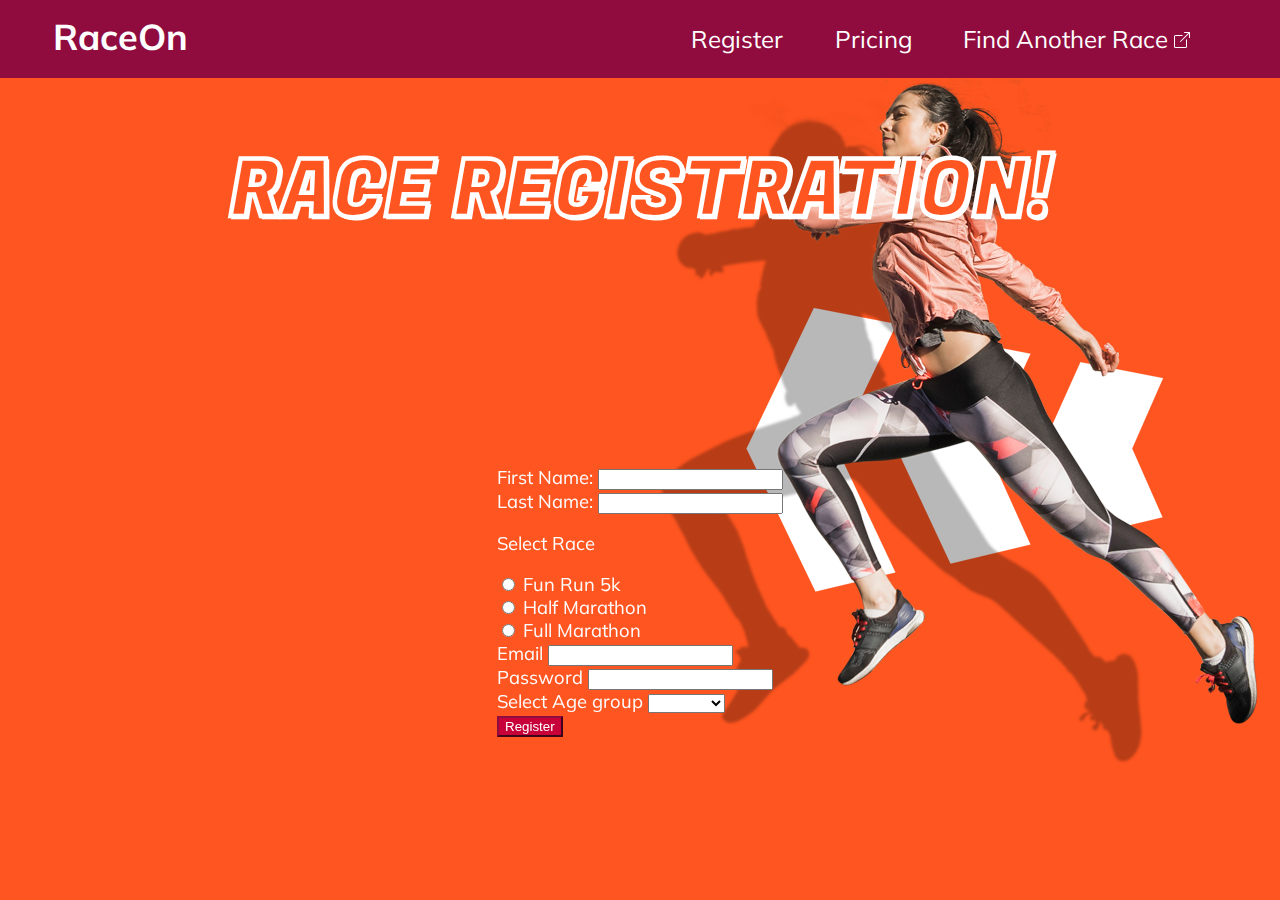
<file: index.html>
<!DOCTYPE html>
<html lang="en">

<head>
  <meta charset="UTF-8">
  <meta name="viewport" content="width=device-width, initial-scale=1.0">
  <title>Register Form</title>
  <script src="https://cdnjs.cloudflare.com/ajax/libs/gsap/3.12.2/gsap.min.js"></script>
  <link href="https://cdn.jsdelivr.net/npm/bootstrap@5.1.3/dist/css/bootstrap.min.css" rel="stylesheet"
    integrity="sha384-1BmE4kWBq78iYhFldvKuhfTAU6auU8tT94WrHftjDbrCEXSU1oBoqyl2QvZ6jIW3" crossorigin="anonymous">
  <link rel="stylesheet" href="style.css">
</head>

<body>
  <div class="wrapper">
    <nav>
      <a href="index.html" id="pageLogo">RaceOn</a>
      <ul class="pt-4">
        <li><a href="index.html">Register</a></li>
        <li><a href="pricing.html">Pricing</a></li>
        <li><a href="https://findarace.com/us/running/marathons/texas" target="_blank">
            Find Another Race
            <svg xmlns="http://www.w3.org/2000/svg" width="16" height="16" fill="currentColor"
              class="bi bi-box-arrow-up-right" viewBox="0 0 16 16">
              <path fill-rule="evenodd"
                d="M8.636 3.5a.5.5 0 0 0-.5-.5H1.5A1.5 1.5 0 0 0 0 4.5v10A1.5 1.5 0 0 0 1.5 16h10a1.5 1.5 0 0 0 1.5-1.5V7.864a.5.5 0 0 0-1 0V14.5a.5.5 0 0 1-.5.5h-10a.5.5 0 0 1-.5-.5v-10a.5.5 0 0 1 .5-.5h6.636a.5.5 0 0 0 .5-.5z" />
              <path fill-rule="evenodd"
                d="M16 .5a.5.5 0 0 0-.5-.5h-5a.5.5 0 0 0 0 1h3.793L6.146 9.146a.5.5 0 1 0 .708.708L15 1.707V5.5a.5.5 0 0 0 1 0v-5z" />
            </svg>
          </a></li>
      </ul>
    </nav>
    <header>

      <div><img src="./assets/700_Background.png" class="background"></div>
      <div><img src="./assets/700_running_shadow_foreground.png" class="foreground"></div>
      <h1 class="text-xl-center p-4 title">Race Registration!</h1>

    </header>

    <main class="container-lg mt-4 d-flex">

      <form action="">
        <div class="row mb-3">
          <div class="form-group col-md-6">
            <label for="first" class="form-label">First Name: </label>
            <input type="text" class="form-control" id="first" name="firstname" required>
          </div>
          <div class="form-group col-md-6">
            <label for="last" class="form-label">Last Name: </label>
            <input type="text" class="form-control" id="last" name="lasttname" required>
          </div>
        </div>

        <p class="fs-3 ">Select Race</p>

        <div class="form-group">
          <div class="form-check">
            <input type="radio" class="form-check-input" name="race" id="funrun" value="funrun">
            <label class="form-check-label" for="funrun">Fun Run 5k</label>
          </div>
          <div class="form-check">
            <input class="form-check-input" type="radio" name="race" id="half" value="half">
            <label class="form-check-label" for="half">Half Marathon</label>
          </div>
          <div class="form-check mb-4">
            <input class="form-check-input" type="radio" name="race" id="full" value="full">
            <label class="form-check-label" for="full">Full Marathon</label>
          </div>
        </div>
        <div class="row mb-3">
          <div class="form-group col-md-6">
            <label for="email" class="form-label">Email</label>
            <input type="email" class="form-control" name="email" id="email" required>
          </div>
          <div class="form-group col-md-6">
            <label for="password" class="form-label">Password</label>
            <input type="password" class="form-control" name="password" id="password" required>
          </div>
        </div>
        <div>
          <label for="division" class="fs-3">Select Age group</label>
          <select class="form-select mb-4" name="division" id="division">
            <option value=""></option>
            <option value="kids">Under 18 </option>
            <option value="ya">18-35</option>
            <option value="adults">30-50</option>
            <option value="50+">seniors</option>
          </select>
        </div>
        <button class="btn btn-primary btn-lg mb-4">Register</button>
      </form>

    </main>
  </div>

  <script src="https://cdn.jsdelivr.net/npm/bootstrap@5.1.3/dist/js/bootstrap.bundle.min.js"
    integrity="sha384-ka7Sk0Gln4gmtz2MlQnikT1wXgYsOg+OMhuP+IlRH9sENBO0LRn5q+8nbTov4+1p"
    crossorigin="anonymous"></script>
</body>

</html>
</file>
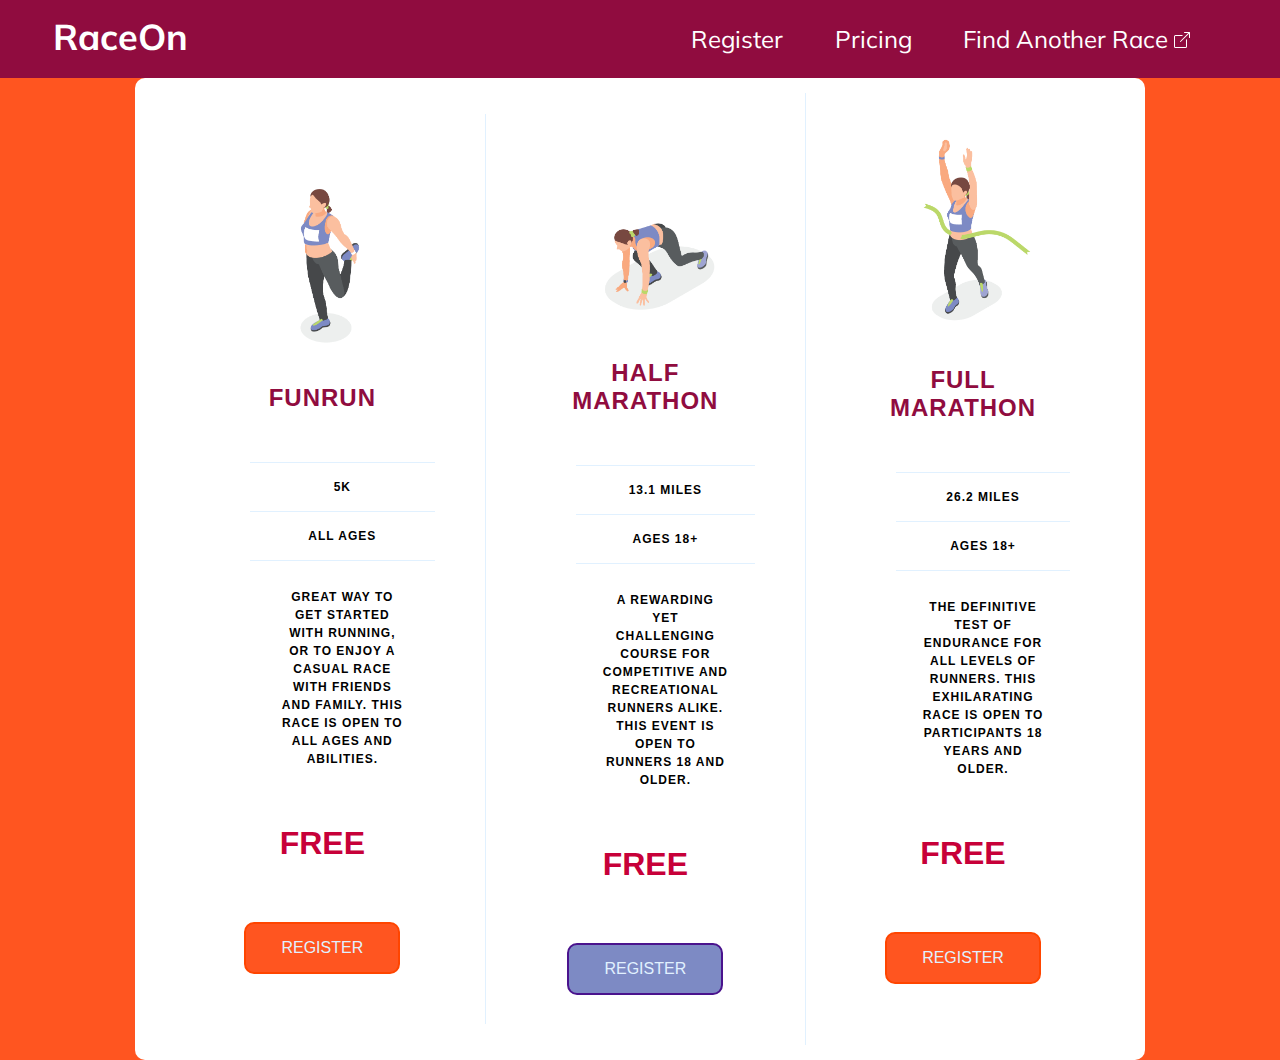
<file: pricing.html>
<!DOCTYPE html>
<html lang="en">

<head>
  <meta charset="UTF-8">
  <meta name="viewport" content="width=device-width, initial-scale=1.0">
  <title>Pricing</title>
  <link href="https://cdn.jsdelivr.net/npm/bootstrap@5.1.3/dist/css/bootstrap.min.css" rel="stylesheet"
    integrity="sha384-1BmE4kWBq78iYhFldvKuhfTAU6auU8tT94WrHftjDbrCEXSU1oBoqyl2QvZ6jIW3" crossorigin="anonymous">
  <link rel="stylesheet" href="pricing.css">
</head>

<body>

  <div class="row">
    <nav class="col">
      <a href="index.html" id="pageLogo">RaceOn</a>
      <ul class="pt-4">
        <li><a href="index.html">Register</a></li>
        <li><a href="pricing.html">Pricing</a></li>
        <li><a href="https://findarace.com/us/running/marathons/texas" target="_blank">
            Find Another Race
            <svg xmlns="http://www.w3.org/2000/svg" width="16" height="16" fill="currentColor" class="bi bi-box-arrow-up-right" viewBox="0 0 16 16">
              <path fill-rule="evenodd" d="M8.636 3.5a.5.5 0 0 0-.5-.5H1.5A1.5 1.5 0 0 0 0 4.5v10A1.5 1.5 0 0 0 1.5 16h10a1.5 1.5 0 0 0 1.5-1.5V7.864a.5.5 0 0 0-1 0V14.5a.5.5 0 0 1-.5.5h-10a.5.5 0 0 1-.5-.5v-10a.5.5 0 0 1 .5-.5h6.636a.5.5 0 0 0 .5-.5z"/>
              <path fill-rule="evenodd" d="M16 .5a.5.5 0 0 0-.5-.5h-5a.5.5 0 0 0 0 1h3.793L6.146 9.146a.5.5 0 1 0 .708.708L15 1.707V5.5a.5.5 0 0 0 1 0v-5z"/>
            </svg>
          </a></li>
      </ul>
    </nav>
  </div>

  <main class=" panel">
    <div class="pricing-plan">
      <img src="./assets/marathon_pricing_icon_fun.png" alt="FunRun" class="pricing-img" />
      <h2 class="pricing-header">FunRun</h2>
      <ul class="pricing-features">
        <li class="pricing-features-item">5K</li>
        <li class="pricing-features-item">All ages</li>
        <li class="pricing-features-item">
          <p> GREAT WAY TO GET STARTED WITH RUNNING, OR TO ENJOY A CASUAL RACE WITH FRIENDS AND FAMILY. THIS RACE IS
            OPEN TO ALL AGES AND ABILITIES.</p>
        </li>
      </ul>
      <span class="pricing-price">Free</span>
      <a href="/" class="pricing-button">Register</a>
    </div>

    <div class="pricing-plan">
      <img src="./assets/marathon_pricing_icon_half.png" alt="FunRun" class="pricing-img" />
      <h2 class="pricing-header">Half Marathon</h2>
      <ul class="pricing-features">
        <li class="pricing-features-item">13.1 miles</li>
        <li class="pricing-features-item">Ages 18+</li>
        <li class="pricing-features-item">
          <p>A REWARDING YET CHALLENGING COURSE FOR COMPETITIVE AND RECREATIONAL RUNNERS ALIKE. THIS EVENT IS OPEN TO
            RUNNERS 18 AND OLDER. </p>
        </li>

      </ul>
      <span class="pricing-price">Free</span>
      <a href="/" class="pricing-button is-featured">Register</a>
    </div>

    <div class="pricing-plan">
      <img src="./assets/marathon_pricing_icon_full.png" alt="FunRun" class="pricing-img" />
      <h2 class="pricing-header">Full Marathon</h2>
      <ul class="pricing-features">
        <li class="pricing-features-item">26.2 miles</li>
        <li class="pricing-features-item">Ages 18+</li>
        <li class="pricing-features-item">
          <p>THE DEFINITIVE TEST OF ENDURANCE FOR ALL LEVELS OF RUNNERS. THIS EXHILARATING RACE IS OPEN TO
            PARTICIPANTS
            18 YEARS AND OLDER.</p>
        </li>
      </ul>
      <span class="pricing-price">Free</span>
      <a href="/" class="pricing-button">Register</a>
    </div>

  </main>
</body>

</html>
</file>
<file: style.css>
@import url('https://fonts.googleapis.com/css2?family=Fugaz+One&family=Mulish:wght@200;400;700&display=swap');

:root {
  --main-bg-color: #ff5520;
  --secondary-color: #C70039;
  --tertiary-color: #900C3F;
  --highlighter: #F8DE22;
  --selector: #4CAF50;
  --hover-color: #009688;
}

body {
  background: var(--main-bg-color);
  margin: 0;
  box-sizing: border-box;
}

main {
  flex: 1;
  display: flex;
  justify-content: center;
  align-items: center;
}

/* background banner animation*/
.wrapper {
  display: flex;
  flex-direction: column;
  min-height: 100vh;
  overflow-y: auto;
  overflow-x: hidden;
  perspective: 10px;
}

header {
  position: relative;
  display: flex;
  justify-content: center;
  align-items: center;
  height: 100%;
  transform-style: preserve-3d;
  z-index: -1;
}

.background {
  position: absolute;
  top: 0;
  right: 0;
  z-index: -1;
  animation: slide-background 2s linear;
}

.foreground {
  position: absolute;
  top: 0;
  right: 0;
  z-index: -1;
  animation: slide-foreground 2.3s linear;
}

@keyframes slide-background {
  0% {
    transform: translateX(50%);
  }

  100% {
    transform: translateX(0%);
  }
}

@keyframes slide-foreground {
  0% {
    transform: translateX(100%);
  }

  100% {
    transform: translateX(0%);
  }
}

.title {
  position: relative;
  z-index: 1;
}


h1 {
  font-family: 'Fugaz One', sans-serif;
  color: var(--main-bg-color);
  -webkit-text-stroke: 2px white;
  text-shadow: 2px 2px 0 white;
  text-transform: uppercase;
  font-size: 5em;
}


/*Responsive Navbar */
nav {
  padding: 0 3%;
  display: flex;
  font-size: 1.5em;
  justify-content: space-between;
  background-color: var(--tertiary-color);
}

nav>ul {
  display: flex;
  flex: 1;
  max-width: 50%;
  list-style-type: none;
  justify-content: space-evenly;
}

nav>ul>li>a {
  text-decoration: none;
  color: white;
  font-family: 'Mulish', sans-serif;
}

nav>ul>li>a:hover {
  color: var(--highlighter);
}

#pageLogo {
  padding: 1.2%;
  font-family: 'Mulish';
  font-weight: 700;
  text-decoration: none;
  font-size: 1.5em;
  color: #ffffff;
}


#pageLogo:hover {
  color: var(--highlighter);
}


body>div>main>form {
  color: #fdfdfd;
  font-family: 'Mulish', sans-serif;
  font-size: 1.15rem;
}

.btn-primary {
  color: #ffffff;
  background-color: var(--secondary-color);
  border-color: var(--tertiary-color);
}

.btn-primary:hover {
  background-color: var(--hover-color);

}

.form-check-input:checked {
  background-color: var(--selector);
  border-color: var(--hover-color);
}

/** Media Queries **/
@media (max-width: 768px) {
  h1 {
    font-size: 3em;
  }

  nav,
  nav ul {
    flex-direction: column;
    align-items: center;
    max-width: 100%;
  }
}

@media (max-width: 480px) {
  h1 {
    font-size: 2em;
    text-shadow: 1px 1px 0 white;
  }
}
</file>
<file: pricing.css>
@import url('https://fonts.googleapis.com/css2?family=Fugaz+One&family=Mulish:wght@200;400;700&display=swap');

:root {
  --main-bg-color: #ff5520;
  --secondary-color: #C70039;
  --tertiary-color: #900C3F;
  --highlighter: #F8DE22;
  --selector: #4CAF50;
  --hover-color: #009688;
}

body {
  background: var(--main-bg-color);
  margin: 0;
  box-sizing: border-box;


}

main {
  flex: 1;
  display: flex;
  justify-content: center;
  align-items: center;
  min-height: 100vh;
}

nav {
  padding: 0 3%;
  display: flex;
  font-size: 1.5em;
  justify-content: space-between;
  background-color: var(--tertiary-color);
}


/** Pricing Panel **/
html {
  box-sizing: border-box;
  font-family: 'Open Sans', sans-serif;
}

nav>ul {
  display: flex;
  flex: 1;
  max-width: 50%;
  list-style-type: none;
  justify-content: space-evenly;
}

nav>ul>li>a {
  text-decoration: none;
  color: white;
  font-family: 'Mulish', sans-serif;
}

nav>ul>li>a:hover {
  color: var(--highlighter);
}

#pageLogo {
  padding: 1.2%;
  font-family: 'Mulish';
  font-weight: 700;
  text-decoration: none;
  font-size: 1.5em;
  color: #ffffff;
}

#pageLogo:hover {
  color: var(--highlighter);
}

.panel {
  background-color: white;
  border-radius: 10px;
  padding: 15px 25px;
  width: 100%;
  max-width: 960px;
  display: flex;
  flex-direction: column;
  justify-content: center;
  text-align: center;
  text-transform: uppercase;
  margin: auto;
}

.pricing-plan {
  border-bottom: 1px solid #e1f1ff;
}

.pricing-plan:last-child {
  border-bottom: none;
}

.pricing-img {
  margin-bottom: 15px;
  max-width: 50%;
}

.pricing-header {
  color: #900C3F;
  font-weight: 800;
  letter-spacing: 1px;
}

.pricing-features {
  margin: 50px 0 25px;
}

.pricing-features-item {
  font-weight: 600;
  letter-spacing: 1px;
  font-size: 12px;
  line-height: 1.5;
  padding: 15px 0;
  border-top: 1px solid #e1f1ff;
  list-style-type: none;
}

li>p {
  padding: 0 15%;
}

.pricing-price {
  color: #C70039;
  display: block;
  font-size: 2rem;
  font-weight: 800;
  padding: 5px 0 35px;
}

.pricing-button {
  border: 2px solid orangered;
  background-color: #ff5520;
  border-radius: 10px;
  color: #e1f1ff;
  display: inline-block;
  padding: 15px 35px;
  text-decoration: none;
  margin: 25px 0;
  transition: background-color 200ms ease-in-out;
}

.pricing-button:hover,
.pricing-button:focus {
  background-color: #7d8ac4;
  border: 2px solid #4a138d;
  color: #e1f1ff;
}

.is-featured {
  background-color: #7d8ac4;
  border: 2px solid #4a138d;
  color: #e1f1ff;
}

.is-featured:hover,
.is-featured:focus {
  background-color: #4a138d;
  border: 2px solid #7d8ac4;
  color: #e1f1ff;
}

@media (min-width: 900px) {
  .panel {
    flex-direction: row;
    justify-content: center;
  }

  .pricing-img {
    max-width: 100%;
  }

  .pricing-plan {
    border-bottom: none;
    border-right: 1px solid #e1f1ff;
    padding: 25px 50px;
  }

  .pricing-plan:last-child {
    border-right: none;
  }

}

@media (max-width: 875px) {

  nav,
  nav ul {
    flex-direction: column;
    align-items: center;
    max-width: 100%;
  }
}
</file>
